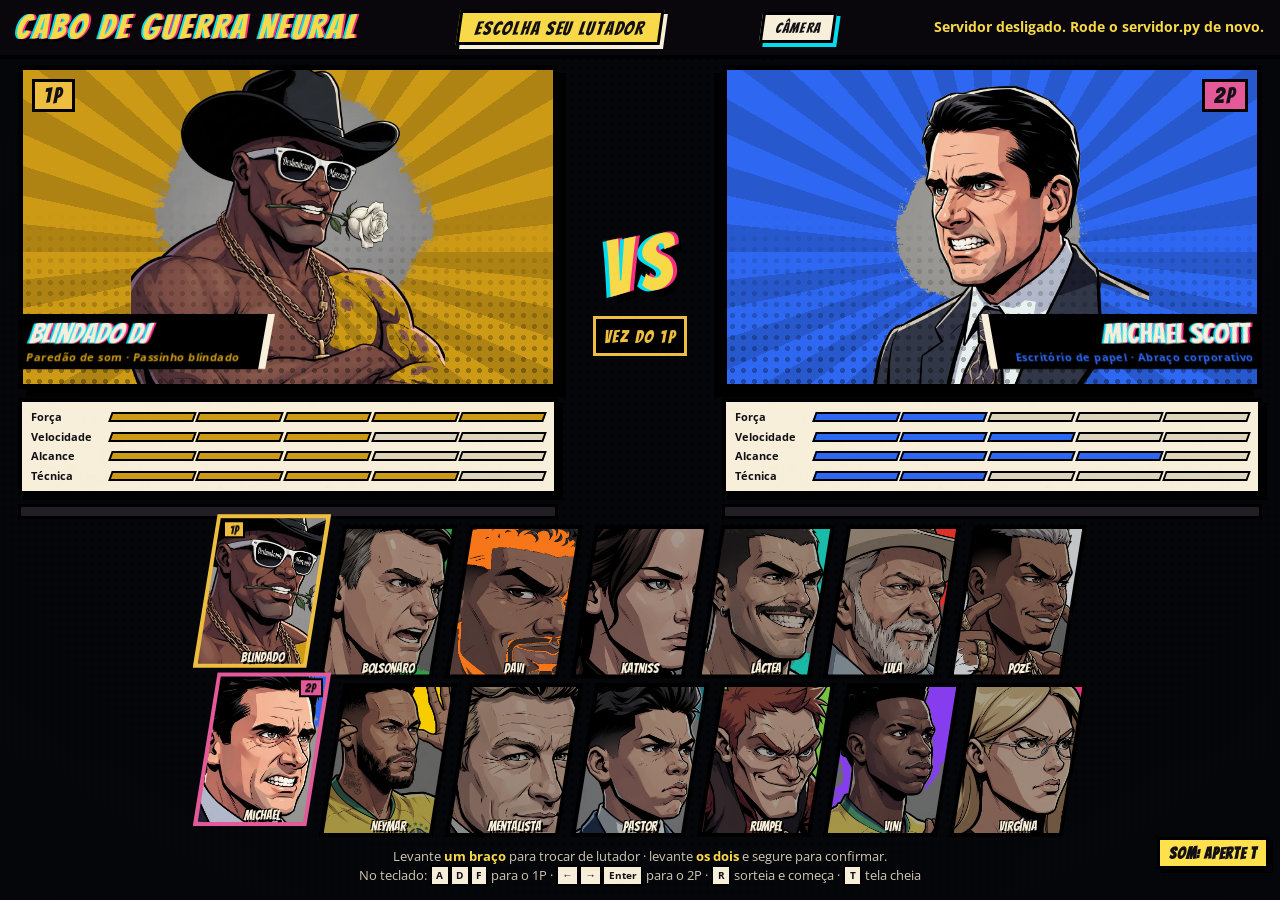
<file: web/index.html>
<!DOCTYPE html>
<html lang="pt-BR">
<head>
<meta charset="utf-8">
<meta name="viewport" content="width=device-width, initial-scale=1">
<title>Cabo de Guerra Neural</title>
<link rel="stylesheet" href="estilo.css?v=3">
</head>
<body class="selecionando">

<!-- ================================================= camera, atras de tudo -->
<div id="palco">
  <video id="video" autoplay muted playsinline></video>
  <!-- a textura fica ENTRE o video e o canvas: se ficar por cima, a reticula
       picota o esqueleto, que e justamente o que precisa estar nitido -->
  <div id="textura"></div>
  <canvas id="esqueletos"></canvas>
</div>

<div id="modos">
  <span id="m-ensaio" class="bangers escondido">MODO ENSAIO</span>
  <span id="m-pausa" class="bangers escondido">PAUSA</span>
  <span id="m-gravando" class="bangers escondido">● GRAVANDO TESTE</span>
</div>

<!-- instruções da rodada -->
<section id="tutorial" class="escondido">
  <div class="tut-caixa">
    <header class="tut-topo">
      <span id="tut-n" class="bangers"></span>
      <h2 id="tut-titulo" class="bangers grito"></h2>
      <span id="tut-tempo" class="bangers"></span>
    </header>
    <div class="tut-corpo">
      <img id="tut-img" alt="">
      <p id="tut-texto"></p>
    </div>
    <footer class="tut-pe">
      <b>I</b> liga e desliga as instru&ccedil;&otilde;es &middot;
      elas voltam sozinhas na pr&oacute;xima partida
    </footer>
  </div>
</section>

<!-- sinal do Faroeste. SEM animação de entrada de propósito: é dele que o
     tempo de reação é medido, então ele tem de aparecer inteiro de uma vez. -->
<div id="sinal" class="escondido"><span class="bangers">SAQUE!</span></div>

<!-- cartaz de HQ: entra batendo, some sozinho -->
<div id="cartaz" class="escondido">
  <div class="cz-fundo"></div>
  <div class="cz-raios"></div>
  <div class="cz-faixa">
    <img id="cz-retrato" alt="">
    <div class="cz-txt">
      <div id="cz-texto" class="bangers"></div>
      <div id="cz-sub" class="bangers"></div>
    </div>
  </div>
</div>

<!-- ================================================= TELA 1: selecao -->
<section id="selecao">

  <header class="faixa">
    <h1 class="logo bangers grito">CABO DE GUERRA NEURAL</h1>
    <div class="sub bangers">ESCOLHA SEU LUTADOR</div>
    <button id="btn-config" class="bangers">C&Acirc;MERA</button>
    <div id="sel-aviso"></div>
  </header>

  <div class="arena">
    <section class="lutador l1" id="sel1">
      <div class="quadro">
        <div class="raios"></div>
        <img class="fig" alt="">
        <div class="retic"></div>
        <span class="tag bangers">1P</span>
        <div class="placa"><h2 class="nome"></h2><div class="meta"></div></div>
        <div class="trava">PRONTO!</div>
      </div>
      <div class="stats"></div>
      <div class="conf"><i></i></div>
    </section>

    <div class="meio">
      <div class="vsmark bangers grito">VS</div>
      <div class="vez" id="vez"></div>
    </div>

    <section class="lutador l2" id="sel2">
      <div class="quadro">
        <div class="raios"></div>
        <img class="fig" alt="">
        <div class="retic"></div>
        <span class="tag bangers">2P</span>
        <div class="placa"><h2 class="nome"></h2><div class="meta"></div></div>
        <div class="trava">PRONTO!</div>
      </div>
      <div class="stats"></div>
      <div class="conf"><i></i></div>
    </section>
  </div>

  <nav class="roster" id="roster"></nav>

  <p class="dica" id="dica-sel">
    Levante <b>um bra&ccedil;o</b> para trocar de lutador &middot;
    levante <b>os dois</b> e segure para confirmar.
    <br>No teclado: <kbd>A</kbd><kbd>D</kbd><kbd>F</kbd> para o 1P &middot;
    <kbd>&larr;</kbd><kbd>&rarr;</kbd><kbd>Enter</kbd> para o 2P &middot;
    <kbd>R</kbd> sorteia e come&ccedil;a &middot; <kbd>T</kbd> tela cheia
  </p>

</section>

<!-- ================================================= TELA 2: partida -->
<section id="partida" class="escondido">

  <header class="faixa">
    <h1 class="logo mini bangers grito">CABO DE GUERRA NEURAL</h1>
    <div id="pilula" class="pill bangers">RODADA 2 &middot; ESPELHO</div>
    <div class="diag">
      <span id="fps">--</span> FPS <span class="sep">&middot;</span>
      <span id="lat">--</span> ms <span class="sep">&middot;</span>
      <span id="modelo">yolo</span>
    </div>
  </header>

  <div class="corda-area">
    <div class="avatar a1" id="av1">
      <div class="moldura"><div class="raios"></div><img alt=""><span class="tag bangers">1P</span></div>
      <span class="nome"></span>
    </div>

    <div id="trilho">
      <div class="zona zona-j1"></div>
      <div class="zona zona-j2"></div>
      <div id="corda"></div>
      <div id="meio"></div>
      <div id="no"></div>
    </div>

    <div class="avatar a2" id="av2">
      <div class="moldura"><div class="raios"></div><img alt=""><span class="tag bangers">2P</span></div>
      <span class="nome"></span>
    </div>
  </div>

  <div class="centro">
    <div id="painel">
      <!-- faixa de quem e a vez: retrato + 1P/2P + nome, na cor do personagem -->
      <div id="p-quem">
        <img id="p-retrato" alt="">
        <span id="p-tag" class="bangers"></span>
        <span id="p-nome" class="bangers"></span>
      </div>
      <div id="p-titulo"></div>
      <canvas id="alvo" width="200" height="220"></canvas>
      <div id="p-contagem" class="bangers grito"></div>
      <div id="bloco-sem">
        <div id="p-rotulo">SEMELHAN&Ccedil;A</div>
        <div id="p-valor" class="bangers grito"></div>
      </div>
      <div id="p-dica"></div>
    </div>
  </div>

  <footer class="rodadas">
    <div class="chip">
      <div class="chip-n">1</div>
      <div><div class="chip-t">FAROESTE</div><div class="chip-s">rea&ccedil;&atilde;o ao sinal</div></div>
    </div>
    <div class="chip ativo">
      <div class="chip-n">2</div>
      <div><div class="chip-t">ESPELHO</div><div class="chip-s">agora</div></div>
    </div>
    <div class="chip">
      <div class="chip-n">3</div>
      <div><div class="chip-t">POLICHINELO</div><div class="chip-s">final &middot; vale o dobro</div></div>
    </div>
  </footer>

</section>

<!-- ================================================= configuracao -->
<section id="config" class="escondido">
  <div class="cfg-caixa">
    <header class="cfg-topo">
      <h2 class="bangers grito">CONFIGURA&Ccedil;&Atilde;O</h2>
      <button id="cfg-fechar" class="bangers">FECHAR</button>
    </header>
    <div class="cfg-corpo">
      <h3 class="bangers">C&Acirc;MERA</h3>
      <div id="cfg-cameras"></div>
      <p id="cfg-info"></p>
      <p class="cfg-pe">
        A escolha fica gravada neste navegador e volta sozinha na pr&oacute;xima vez.
        Se a c&acirc;mera for desligada, o jogo cai na padr&atilde;o.
      </p>

      <h3 class="bangers" style="margin-top:2.2vmin">IMAGEM</h3>
      <div id="cfg-controles"></div>
      <p class="cfg-pe" id="cfg-caps"></p>

      <h3 class="bangers" style="margin-top:2.2vmin">INSTRU&Ccedil;&Otilde;ES</h3>
      <div id="cfg-tut">
        <button id="cfg-tutorial" class="cam">
          <span class="n">I</span>
          <span class="rot">Mostrar o tutorial antes de cada rodada</span>
          <span class="marca"></span>
        </button>
      </div>
      <p class="cfg-pe">
        Come&ccedil;a sempre ligado. Se voc&ecirc; desligar no meio de um cabo de guerra,
        ele volta ligado na pr&oacute;xima partida &mdash; quem chega na feira nunca
        viu o jogo.
      </p>

      <h3 class="bangers" style="margin-top:2.2vmin">ENSAIO SOZINHO</h3>
      <div id="cfg-modos">
        <button id="cfg-solo" class="cam">
          <span class="n">E</span>
          <span class="rot">Jogar sozinho, contra voc&ecirc; mesmo</span>
          <span class="marca"></span>
        </button>
        <button id="cfg-pausa" class="cam">
          <span class="n">P</span>
          <span class="rot">Pausar a rodada onde est&aacute;</span>
          <span class="marca"></span>
        </button>
      </div>
      <p class="cfg-pe">
        No ensaio, a sua pose &eacute; fotografada no fim da etapa <b>segure a pose</b> e
        voc&ecirc; tem de reproduzi-la na etapa <b>copie a pose</b>. Segurou parado, nota
        alta; mexeu, cai. D&aacute; para percorrer a rodada inteira sem segunda pessoa.
        <b>Desligue antes da feira.</b>
      </p>

      <h3 class="bangers" style="margin-top:2.2vmin">REGISTRO DO TESTE</h3>
      <div class="aj">
        <span class="aj-rot">Nome do teste</span>
        <input type="text" id="cfg-rotulo" maxlength="40" placeholder="ex: 3m-de-distancia">
      </div>
      <div id="cfg-reg">
        <button id="cfg-registrar" class="cam">
          <span class="n">L</span>
          <span class="rot">Gravar dados deste teste</span>
          <span class="marca"></span>
        </button>
      </div>
      <p class="cfg-pe">
        Grava um n&uacute;mero por quadro &mdash; tempo de infer&ecirc;ncia, pessoas detectadas,
        pontos confi&aacute;veis, semelhan&ccedil;a &mdash; e, ao parar, escreve um relat&oacute;rio em
        <code>registros/</code> apontando o que saiu fora do esperado.
        <b>Nenhuma imagem &eacute; gravada.</b> Com o modo ensaio ligado o teste
        entra como <b>simulado</b>; sen&atilde;o, como <b>real</b>.
      </p>
    </div>
  </div>
</section>

<div id="teclas">ESPA&Ccedil;O recome&ccedil;a &middot; ESC sele&ccedil;&atilde;o &middot; E ensaio sozinho &middot; P pausa &middot; C c&acirc;mera &middot; T tela cheia</div>

<!-- GSAP e Howler sao LOCAIS (web/vendor/): a feira pode nao ter internet.
     Scripts classicos rodam antes dos modulos, entao `gsap` e `Howl` ja
     existem quando fx/index.js executa. -->
<script src="vendor/gsap.min.js"></script>
<script src="vendor/CustomEase.min.js"></script>
<script src="vendor/howler.min.js"></script>
<script src="app.js?v=3"></script>
<script type="module" src="fx/index.js?v=1"></script>
</body>
</html>
</file>
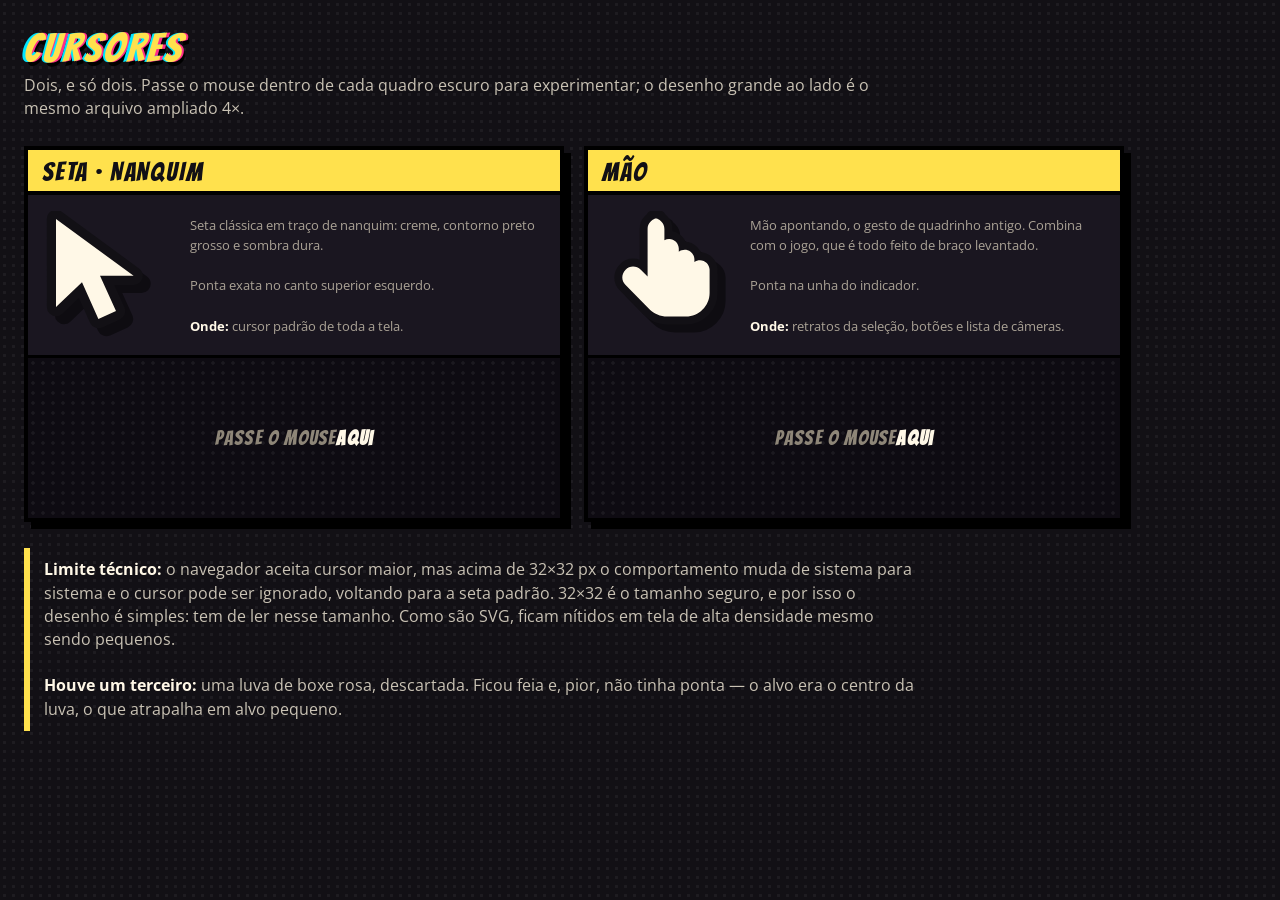
<file: web/cursores.html>
<!DOCTYPE html>
<html lang="pt-BR">
<head>
<meta charset="utf-8">
<meta name="viewport" content="width=device-width, initial-scale=1">
<title>Cursores — Cabo de Guerra Neural</title>
<style>
@font-face { font-family:'Bangers'; src:url('fontes/Bangers.ttf') format('truetype'); }
@font-face { font-family:'OS'; src:url('fontes/OS-Regular.ttf') format('truetype'); font-weight:400; }
@font-face { font-family:'OS'; src:url('fontes/OS-Bold.ttf') format('truetype'); font-weight:700; }
:root { --tinta:#121015; --papel:#fff8e7; --cap:#ffe14d; --cy:#00e5ff; --mg:#ff2d8a; }
* { box-sizing:border-box; margin:0; padding:0; }
body {
  min-height:100vh; background:var(--tinta); color:var(--papel);
  font:700 16px/1.45 'OS',system-ui,sans-serif; padding:28px 24px 60px;
  background-image:radial-gradient(rgba(255,255,255,.05) 1.4px, transparent 1.7px);
  background-size:9px 9px;
  cursor:url('cursores/nanquim.svg') 3 2, auto;
}
h1 {
  font:400 40px/1 'Bangers',Impact,sans-serif; letter-spacing:.07em; color:var(--cap);
  -webkit-text-stroke:.035em var(--tinta); paint-order:stroke fill;
  text-shadow:-.055em 0 0 var(--cy), .055em 0 0 var(--mg), .08em .09em 0 #000;
  transform:skew(-6deg); margin-bottom:6px;
}
p.sub { color:#c9c2b4; font-weight:400; margin-bottom:26px; max-width:860px; }
.grade { display:grid; grid-template-columns:repeat(auto-fit,minmax(320px,1fr)); gap:20px; max-width:1100px; }
.cartao { border:4px solid #000; background:#1a1620; box-shadow:7px 7px 0 #000; }
.cartao h2 {
  font:400 26px/1 'Bangers',Impact,sans-serif; letter-spacing:.07em;
  background:var(--cap); color:var(--tinta); padding:9px 14px 6px; border-bottom:4px solid #000;
}
.tira { display:flex; align-items:center; gap:18px; padding:16px; border-bottom:3px solid #000; }
.tira .cap { font-size:13px; font-weight:400; color:#aaa295; line-height:1.55; }
.prova {
  height:160px; display:flex; align-items:center; justify-content:center;
  text-align:center; font:400 20px/1.25 'Bangers',Impact,sans-serif; letter-spacing:.06em;
  color:#8e8678; background:
    radial-gradient(rgba(255,255,255,.06) 1.5px, transparent 1.8px) 0 0/10px 10px, #0e0b12;
}
.prova b { color:var(--papel); }
#c1 .prova { cursor:url('cursores/nanquim.svg') 3 2, auto; }
#c2 .prova { cursor:url('cursores/mao.svg') 14 2, pointer; }
.nota {
  margin-top:26px; border-left:6px solid var(--cap); padding:10px 0 10px 14px;
  font-weight:400; color:#c9c2b4; max-width:900px;
}
.nota b { color:var(--papel); }
code { font-family:ui-monospace,Consolas,monospace; color:var(--cap); font-size:13px; }
</style>
</head>
<body>

<h1>CURSORES</h1>
<p class="sub">Dois, e s&oacute; dois. Passe o mouse dentro de cada quadro escuro para experimentar; o desenho grande ao lado &eacute; o mesmo arquivo ampliado 4&times;.</p>

<div class="grade">

  <div class="cartao" id="c1">
    <h2>SETA &middot; NANQUIM</h2>
    <div class="tira">
      <img src="cursores/nanquim.svg" width="128" height="128" alt="">
      <div class="cap">Seta cl&aacute;ssica em tra&ccedil;o de nanquim: creme, contorno preto grosso e sombra dura.<br><br>
      Ponta exata no canto superior esquerdo.<br><br>
      <b style="color:var(--papel)">Onde:</b> cursor padr&atilde;o de toda a tela.</div>
    </div>
    <div class="prova">passe o mouse <b>aqui</b></div>
  </div>

  <div class="cartao" id="c2">
    <h2>M&Atilde;O</h2>
    <div class="tira">
      <img src="cursores/mao.svg" width="128" height="128" alt="">
      <div class="cap">M&atilde;o apontando, o gesto de quadrinho antigo. Combina com o jogo, que &eacute; todo feito de bra&ccedil;o levantado.<br><br>
      Ponta na unha do indicador.<br><br>
      <b style="color:var(--papel)">Onde:</b> retratos da sele&ccedil;&atilde;o, bot&otilde;es e lista de c&acirc;meras.</div>
    </div>
    <div class="prova">passe o mouse <b>aqui</b></div>
  </div>

</div>

<div class="nota">
  <b>Limite t&eacute;cnico:</b> o navegador aceita cursor maior, mas acima de 32&times;32&nbsp;px o
  comportamento muda de sistema para sistema e o cursor pode ser ignorado, voltando
  para a seta padr&atilde;o. 32&times;32 &eacute; o tamanho seguro, e por isso o desenho &eacute; simples:
  tem de ler nesse tamanho. Como s&atilde;o SVG, ficam n&iacute;tidos em tela de alta densidade
  mesmo sendo pequenos.<br><br>
  <b>Houve um terceiro:</b> uma luva de boxe rosa, descartada. Ficou feia e, pior,
  n&atilde;o tinha ponta &mdash; o alvo era o centro da luva, o que atrapalha em alvo pequeno.
</div>

</body>
</html>
</file>
<file: web/estilo.css>
/* ==========================================================================
   Cabo de Guerra Neural - estetica "Punho de Nanquim"
   Arcade de luta dos anos 90 em papel de HQ: tinta quase preta, papel creme,
   reticula, raios girando, placas tortas com sombra dura e Bangers nos
   letreiros.

   IDENTIDADE TRAVADA (2a versao, 25/11 a noite). Nao muda mais ate o
   workshop, porque a captura da Figura 2 do banner sai desta tela.
   - Cores dos jogadores continuam amarelo/rosa, as mesmas da Figura 1.
   - A camera com os esqueletos continua visivel na partida. Os retratos
     entram como avatar no canto, nunca por cima do video.
   ========================================================================== */

@font-face { font-family: 'Bangers'; src: url('fontes/Bangers.ttf') format('truetype'); font-display: swap; }
@font-face { font-family: 'OS'; src: url('fontes/OS-Regular.ttf') format('truetype'); font-weight: 400; }
@font-face { font-family: 'OS'; src: url('fontes/OS-Bold.ttf') format('truetype'); font-weight: 700; }

:root {
  --tinta:  #121015;
  --papel:  #fff8e7;
  --j1:     #f5c542;   /* Jogador 1 - mesma da Figura 1 do banner */
  --j2:     #ec5ca0;   /* Jogador 2 - mesma da Figura 1 do banner */
  --cap:    #ffe14d;
  --cy:     #00e5ff;
  --mg:     #ff2d8a;
  --cinza:  #a9a294;
}

* { box-sizing: border-box; margin: 0; padding: 0; min-width: 0; }

html, body {
  height: 100%;
  background: var(--tinta);
  color: var(--papel);
  font: 700 16px/1.4 'OS', system-ui, sans-serif;
  overflow: hidden;
  /* cursor temático em vez de escondido: dá para operar o estande sem
     perder o mouse, e o desenho segue o traço de nanquim do resto */
  cursor: url('cursores/nanquim.svg') 3 2, auto;
}

.bangers {
  font-family: 'Bangers', Impact, sans-serif;
  font-weight: 400;
  letter-spacing: 0.09em;      /* Bangers e estreita: sem respiro vira borrao */
  line-height: 1;
}

/* letreiro com contorno e fantasma ciano/magenta - a assinatura do estilo.
   Tudo em em para o efeito encolher junto com a fonte: em px, um letreiro
   pequeno fica com mais contorno que letra. */
.grito {
  color: var(--cap);
  -webkit-text-stroke: 0.035em var(--tinta);
  paint-order: stroke fill;
  text-shadow: -0.055em 0 0 var(--cy), 0.055em 0 0 var(--mg), 0.08em 0.09em 0 #000;
}

/* ====================================================== camera (fundo de tudo) */
#palco { position: fixed; inset: 0; overflow: hidden; background: #05060a; }
#video, #esqueletos, #textura { position: absolute; inset: 0; width: 100%; height: 100%; }
#video {
  /* o recorte da analise acompanha estas duas variaveis (ver recorteFonte) */
  object-fit: var(--fit, cover);
  transform: scaleX(-1) scale(var(--zoom, 1));   /* espelhado, como num espelho */
  filter: saturate(0.85) contrast(1.08);
}
#textura {
  pointer-events: none;
  background:
    radial-gradient(ellipse at center, transparent 40%, rgba(5,6,10,0.88) 100%),
    radial-gradient(rgba(0,0,0,0.42) 1.5px, transparent 1.9px);
  background-size: auto, 8px 8px;
}
body.selecionando #video { filter: saturate(0.5) brightness(0.42) contrast(1.1); }

/* raios girando, usados nos quadros da selecao */
.raios {
  position: absolute; left: 50%; top: 58%; width: 230%; aspect-ratio: 1;
  translate: -50% -50%; pointer-events: none;
  background: repeating-conic-gradient(#0000 0 6deg, #00000026 6deg 12deg);
  animation: girar 24s steps(48) infinite;
}
.l2 .raios, .a2 .raios { animation-direction: reverse; }
@keyframes girar { to { rotate: 1turn; } }

.retic {
  position: absolute; inset: auto 0 0 0; height: 55%; pointer-events: none; opacity: 0.32;
  background: radial-gradient(#000 2.3px, transparent 2.7px) 0 0 / 11px 11px;
  -webkit-mask: linear-gradient(transparent, #000); mask: linear-gradient(transparent, #000);
}

.escondido { display: none !important; }

/* ====================================================== faixas comuns */
.faixa {
  display: flex; align-items: center; gap: 1.4vmin;
  padding: 1.1vmin 1.8vmin;
  background: rgba(10,8,12,0.92);
  border-bottom: 4px solid #000;
}
.logo { font-size: 3.8vmin; transform: skew(-6deg); white-space: nowrap; }
.logo.mini { font-size: 2.6vmin; }
.sub {
  font-size: 2.1vmin; background: var(--cap); color: var(--tinta);
  padding: 0.7vmin 1.6vmin 0.4vmin; border: 3px solid #000;
  box-shadow: 4px 4px 0 var(--papel); transform: skew(-8deg);
}
.pill {
  margin-left: auto; font-size: 1.7vmin; background: var(--papel); color: var(--tinta);
  padding: 0.7vmin 1.3vmin 0.4vmin; border: 3px solid #000;
  box-shadow: 4px 4px 0 var(--cy); transform: skew(-8deg);
}
.diag {
  font: 700 1.25vmin/1.4 'OS', sans-serif; color: var(--cinza);
  font-variant-numeric: tabular-nums; min-width: 16vmin; text-align: right;
}
.diag .sep { opacity: 0.4; }

/* ====================================================== TELA: SELECAO */
#selecao {
  position: fixed; inset: 0;
  display: grid; grid-template-rows: auto 1fr auto auto;
}
#selecao .faixa { justify-content: space-between; }
#sel-aviso {
  font-size: 1.5vmin; color: var(--cap); text-align: right; min-width: 22vmin;
}

.arena {
  display: grid; grid-template-columns: 1fr 15vmin 1fr;
  gap: 1.6vmin; align-items: center; padding: 1.6vmin 2vmin;
  min-height: 0;
}
.lutador { display: flex; flex-direction: column; gap: 1vmin; min-height: 0; }

.quadro {
  position: relative; height: 44vh; overflow: hidden;
  border: 5px solid #000; background: var(--fc, #444);
  box-shadow: 8px 8px 0 #000;
  transition: background 0.2s steps(2);
}
.l2 .quadro { box-shadow: -8px 8px 0 #000; }

.quadro .fig {
  position: absolute; bottom: 0; left: 50%; height: 108%; width: auto; max-width: none;
  translate: -50% 0; pointer-events: none; user-select: none;
  animation: respira 1.6s steps(2) infinite alternate;
}
.l2 .quadro .fig { scale: -1 1; }
@keyframes respira { to { transform: translateY(-6px); } }

.quadro.entrou .fig { animation: entraL 0.36s steps(5); }
.l2 .quadro.entrou .fig { animation-name: entraR; }
@keyframes entraL { from { transform: translateX(-40%); } }
@keyframes entraR { from { transform: translateX(40%); } }

.tag {
  position: absolute; top: 1vmin; left: 1vmin; z-index: 3;
  font-size: 2.4vmin; padding: 0.4vmin 1vmin 0.2vmin;
  border: 3px solid #000; color: var(--tinta);
}
.l1 .tag, .a1 .tag { background: var(--j1); }
.l2 .tag, .a2 .tag { background: var(--j2); left: auto; right: 1vmin; }

.placa {
  position: absolute; z-index: 3; left: -8px; bottom: 1.6vmin;
  padding: 0.8vmin 2.2vmin 0.5vmin 1.6vmin; background: #000;
  transform: skew(-10deg); border-right: 7px solid var(--papel);
}
.l2 .placa {
  left: auto; right: -8px; transform: skew(10deg);
  border-right: 0; border-left: 7px solid var(--papel); text-align: right;
  padding: 0.8vmin 1.6vmin 0.5vmin 2.2vmin;
}
.placa .nome {
  font-family: 'Bangers', Impact, sans-serif; font-weight: 400;
  font-size: 3.2vmin; line-height: 0.95; color: var(--papel);
  text-shadow: -2px 0 0 var(--cy), 2px 0 0 var(--mg);
}
.placa .meta { font-size: 1.25vmin; color: var(--fc, #fff); letter-spacing: 0.04em; }

/* carimbo PRONTO */
.trava {
  position: absolute; z-index: 4; inset: auto 0 38% 0; text-align: center;
  font-family: 'Bangers', Impact, sans-serif; font-weight: 400; font-size: 5vmin;
  color: var(--cap); -webkit-text-stroke: 3px #000;
  text-shadow: 5px 6px 0 #000; opacity: 0; transform: rotate(-9deg);
}
.lutador.pronto .trava { opacity: 1; animation: carimbo 0.36s steps(4); }
.lutador.pronto .quadro { outline: 5px solid var(--cap); outline-offset: -11px; }
@keyframes carimbo { from { transform: scale(2.4) rotate(-20deg); opacity: 0; } }

.stats {
  background: var(--papel); color: var(--tinta); border: 4px solid #000;
  padding: 0.8vmin 1vmin; display: grid; gap: 0.45vmin; box-shadow: 5px 5px 0 #000;
}
.linha { display: grid; grid-template-columns: 7em 1fr; align-items: center; font-size: 1.25vmin; }
.barra { display: grid; grid-template-columns: repeat(5, 1fr); gap: 3px; }
.barra i { height: 1.1vmin; border: 2px solid #000; transform: skew(-20deg); background: #e5dcc6; }
.barra i.on { background: var(--fc, #888); }

/* progresso de confirmacao com o corpo */
.conf { height: 1.6vmin; border: 3px solid #000; background: #241f28; }
.conf i { display: block; height: 100%; width: 0%; background: var(--cap); transition: width 0.1s linear; }

.meio { display: flex; flex-direction: column; align-items: center; gap: 1.4vmin; }
.vsmark { font-size: 8.5vmin; transform: rotate(-8deg); }
.vez {
  font-family: 'Bangers', Impact, sans-serif; font-weight: 400; font-size: 2vmin;
  letter-spacing: 0.08em; white-space: nowrap;
  text-align: center; padding: 0.6vmin 0.9vmin 0.4vmin; border: 3px solid currentColor; background: #000;
}

/* na selecao, a legenda de teclas da partida nao aparece */
body.selecionando #teclas { display: none; }

.roster { display: flex; justify-content: center; padding: 0 2.6vmin; }
.tile {
  position: relative; flex: 1 1 0; max-width: 15vmin; aspect-ratio: 0.62;
  margin: 0 -0.9vmin; border: 0; background: #000;
  cursor: url('cursores/mao.svg') 14 2, pointer;
  clip-path: polygon(18% 0, 100% 0, 82% 100%, 0 100%);
  transition: transform 0.12s steps(2);
}
.tile .in {
  position: absolute; inset: 4px 5px; overflow: hidden; background: var(--fc, #333);
  clip-path: polygon(18% 0, 100% 0, 82% 100%, 0 100%);
}
.tile img {
  position: absolute; inset: 0; width: 100%; height: 100%; object-fit: cover;
  filter: saturate(0.65) brightness(0.7); transition: filter 0.1s steps(2);
}
.tile .n {
  position: absolute; left: 0; right: 0; bottom: 0.6vmin; text-align: center;
  font-family: 'Bangers', Impact, sans-serif; font-weight: 400; font-size: 1.6vmin;
  color: var(--papel); text-shadow: 2px 2px 0 #000, -1px -1px 0 #000;
}
.tile.c1 img, .tile.c2 img { filter: none; }
.tile.c1, .tile.c2 { transform: translateY(-1.2vmin); z-index: 2; }
.tile.c1 { background: var(--j1); } .tile.c2 { background: var(--j2); }
.tile.c1.c2 { background: var(--cap); }
.marca {
  position: absolute; top: 0.7vmin; z-index: 3;
  font-family: 'Bangers', Impact, sans-serif; font-weight: 400; font-size: 1.4vmin;
  padding: 0.2vmin 0.5vmin 0.05vmin; border: 2px solid #000; color: var(--tinta);
}
.marca.m1 { left: 22%; background: var(--j1); }
.marca.m2 { right: 6%; background: var(--j2); }

.dica {
  padding: 1.2vmin 2vmin 1.6vmin; text-align: center;
  font: 400 1.4vmin/1.5 'OS', sans-serif; color: #d8d0bd;
}
.dica b { color: var(--cap); font-weight: 700; }
.dica kbd {
  font: 700 1.15vmin 'OS', sans-serif; background: var(--papel); color: var(--tinta);
  border: 2px solid #000; padding: 0.15vmin 0.5vmin;
}

/* ====================================================== TELA: PARTIDA */
#partida {
  position: fixed; inset: 0;
  display: grid; grid-template-rows: auto auto 1fr auto;
}

.corda-area {
  display: grid; grid-template-columns: auto 1fr auto; gap: 1.4vmin;
  align-items: center; padding: 1.2vmin 1.8vmin;
  background: rgba(10,8,12,0.9); border-bottom: 4px solid #000;
}
.avatar { position: relative; width: 11vmin; }
.avatar .moldura {
  position: relative; height: 7.4vmin; overflow: hidden;
  border: 4px solid #000; background: var(--fc, #444); box-shadow: 4px 4px 0 #000;
}
.a2 .moldura { box-shadow: -4px 4px 0 #000; }
.avatar img {
  position: absolute; bottom: -12%; left: 50%; height: 150%; width: auto; max-width: none;
  translate: -50% 0;
}
.a2 img { scale: -1 1; }
.avatar .tag { top: 0.3vmin; left: 0.3vmin; font-size: 1.5vmin; padding: 0.15vmin 0.6vmin 0.05vmin; }
.a2 .tag { left: auto; right: 0.3vmin; }
.avatar .nome {
  display: block; margin-top: 0.4vmin; text-align: center;
  font-family: 'Bangers', Impact, sans-serif; font-weight: 400; font-size: 1.5vmin;
  color: var(--papel);
}

#trilho {
  position: relative; height: 6.6vmin;
  background: #05060a; border: 4px solid #000;
  box-shadow: inset 0 0 0 3px #1c1821;
}
.zona { position: absolute; top: 0; bottom: 0; width: 9%; }
.zona-j1 { left: 0;  background: repeating-linear-gradient(45deg, #5c4a10 0 9px, #43360b 9px 18px); }
.zona-j2 { right: 0; background: repeating-linear-gradient(45deg, #5c1640 9px 18px, #431030 0 9px); }
#corda {
  position: absolute; left: 9%; right: 9%; top: 50%; height: 1.5vmin;
  transform: translateY(-50%);
  background: repeating-linear-gradient(60deg, #c9a46b 0 7px, #9c7b46 7px 14px);
  border-top: 2px solid #e3c694; border-bottom: 2px solid #6d5230;
}
#meio { position: absolute; left: 50%; top: 6%; bottom: 6%; width: 3px; margin-left: -1.5px; background: #3b3340; }
#no {
  position: absolute; left: 50%; top: 7%; bottom: 7%; width: 2.8vmin; margin-left: -1.4vmin;
  background: var(--mg); border: 3px solid var(--papel);
  box-shadow: 0 0 2.5vmin rgba(255,45,138,0.6);
  transform: translateX(var(--pos, 0px));
  transition: transform 0.55s cubic-bezier(0.34, 1.4, 0.5, 1);
}

.centro { position: relative; }
#painel {
  position: absolute; left: 50%; top: 50%; transform: translate(-50%, -50%);
  width: 54vmin; padding: 0 0 2.4vmin;
  background: rgba(10,8,12,0.93); border: 5px solid #000;
  outline: 3px solid var(--papel); outline-offset: -11px;
  box-shadow: 9px 9px 0 rgba(0,0,0,0.8);
  text-align: center; display: flex; flex-direction: column; align-items: center; gap: 1.4vmin;
}

/* faixa de quem e a vez. Fundo chapado na cor do personagem e texto preto ou
   creme conforme a luminancia: le-se de longe seja qual for o lutador. */
#p-quem {
  align-self: stretch; display: flex; align-items: center; gap: 1.2vmin;
  padding: 0.8vmin 1.6vmin; margin-bottom: 0.6vmin;
  background: var(--fc, #888); color: var(--fct, #121015);
  border-bottom: 5px solid #000;
}
#p-retrato {
  width: 7.4vmin; height: 7.4vmin; object-fit: cover; object-position: 50% 38%;
  border: 3px solid #000; background: rgba(0,0,0,0.25); flex: none;
}
#p-tag {
  font-size: 2.2vmin; padding: 0.3vmin 0.9vmin 0.1vmin;
  border: 3px solid #000; color: #121015; background: var(--jc, #fff); flex: none;
}
#p-nome {
  font-size: 5.4vmin; line-height: 1; text-align: left; flex: 1;
  text-shadow: 2px 3px 0 rgba(0,0,0,0.35);
  white-space: nowrap; overflow: hidden; text-overflow: ellipsis;
}
#p-titulo {
  font-family: 'Bangers', Impact, sans-serif; font-weight: 400; font-size: 4.2vmin;
  line-height: 1.05; color: var(--papel); text-shadow: 3px 4px 0 #000;
  padding: 0 1.6vmin;
}
#p-contagem { font-size: 11vmin; }
#p-rotulo { font-size: 1.5vmin; color: var(--cinza); letter-spacing: 0.22em; }
#p-valor  { font-size: 8.5vmin; }
#p-dica   { font: 700 1.9vmin/1.35 'OS', sans-serif; color: var(--papel); }
#alvo { width: 15vmin; height: 16.5vmin; }
#bloco-sem { display: flex; flex-direction: column; align-items: center; gap: 0.3vmin; }
/* o painel perdeu o padding lateral por causa da faixa: devolve aos filhos */
#painel > *:not(#p-quem) { max-width: calc(100% - 3.2vmin); }

/* balao de fala, para a dica do pior membro */
#p-dica.balao {
  position: relative; background: #fff; color: var(--tinta);
  border: 3px solid #000; border-radius: 22px; padding: 0.8vmin 1.4vmin;
}
#p-dica.balao::before {
  content: ""; position: absolute; top: -15px; left: 28px;
  border: 8px solid transparent; border-bottom: 10px solid #000;
}
#p-dica.balao::after {
  content: ""; position: absolute; top: -8px; left: 31px;
  border: 6px solid transparent; border-bottom: 8px solid #fff;
}

.cor-j1 { color: var(--j1); }
.cor-j2 { color: var(--j2); }

.rodadas {
  display: grid; grid-template-columns: repeat(3, 1fr); gap: 1.2vmin;
  padding: 1.2vmin 1.8vmin 3.4vmin;   /* espaco para a legenda de teclas */
  background: rgba(10,8,12,0.92); border-top: 4px solid #000;
}
.chip {
  display: flex; align-items: center; gap: 1.1vmin;
  padding: 0.9vmin 1.2vmin; border: 3px solid #000; background: #1a1620;
  opacity: 0.5; transform: skew(-7deg);
}
.chip > * { transform: skew(7deg); }
.chip.ativo { background: var(--cap); color: var(--tinta); opacity: 1; box-shadow: 4px 4px 0 #000; }
.chip-n { font-family: 'Bangers', Impact, sans-serif; font-weight: 400; font-size: 2.4vmin; width: 2.6vmin; }
.chip-t { font-family: 'Bangers', Impact, sans-serif; font-weight: 400; font-size: 1.7vmin; }
.chip-s { font: 400 1.25vmin 'OS', sans-serif; margin-top: 0.2vmin; }

#teclas {
  position: fixed; left: 0; right: 0; bottom: 0.3vmin; text-align: center;
  font: 400 1.15vmin 'OS', sans-serif; color: #6b6373; pointer-events: none;
}

/* o no ja usa transform para a posicao: a pulsacao tem de reaplica-la */
@keyframes pulsaNo {
  0%, 100% { transform: translateX(var(--pos, 0px)) scale(1); }
  50%      { transform: translateX(var(--pos, 0px)) scale(1.18); }
}
#no.pulsando { animation: pulsaNo 0.6s steps(2) infinite; }

@media (prefers-reduced-motion: reduce) { * { animation: none !important; } }

/* ====================================================== configuracao de camera */
#btn-config {
  font-size: 1.6vmin; letter-spacing: 0.08em;
  background: var(--papel); color: var(--tinta);
  border: 3px solid #000; box-shadow: 4px 4px 0 var(--cy);
  padding: 0.7vmin 1.3vmin 0.45vmin; transform: skew(-8deg);
  cursor: url('cursores/mao.svg') 14 2, pointer;
}
#btn-config:active { transform: skew(-8deg) translate(3px, 3px); box-shadow: 1px 1px 0 var(--cy); }

#config {
  position: fixed; inset: 0; z-index: 50;
  display: flex; align-items: center; justify-content: flex-start;
  padding: 0 0 0 6vmin;
  background: linear-gradient(90deg, rgba(8,6,10,0.92) 0%, rgba(8,6,10,0.75) 45%, transparent 75%);
}
/* enquanto configura, a camera fica clara: e o que se esta olhando */
body.configurando #video { filter: saturate(0.9) contrast(1.05) !important; }

.cfg-caixa {
  width: 56vmin; max-height: 86vh; overflow: auto;
  background: rgba(14,11,18,0.97); border: 5px solid #000;
  outline: 3px solid var(--papel); outline-offset: -11px;
  box-shadow: 9px 9px 0 rgba(0,0,0,0.8);
}
.cfg-topo {
  display: flex; align-items: center; justify-content: space-between; gap: 1.4vmin;
  padding: 1.2vmin 1.8vmin; border-bottom: 5px solid #000; background: rgba(0,0,0,0.35);
}
.cfg-topo h2 { font-size: 3vmin; transform: skew(-6deg); }
#cfg-fechar {
  font-size: 1.6vmin; letter-spacing: 0.08em;
  background: var(--cap); color: var(--tinta); border: 3px solid #000;
  box-shadow: 4px 4px 0 #000; padding: 0.6vmin 1.2vmin 0.4vmin; transform: skew(-8deg);
  cursor: url('cursores/mao.svg') 14 2, pointer;
}
.cfg-corpo { padding: 1.8vmin; }
.cfg-corpo h3 {
  font-size: 1.9vmin; letter-spacing: 0.12em; color: var(--cap);
  margin-bottom: 1.1vmin;
}
#cfg-cameras { display: flex; flex-direction: column; gap: 0.9vmin; }

.cam {
  display: flex; align-items: center; gap: 1.2vmin; width: 100%; text-align: left;
  padding: 1vmin 1.2vmin; background: #1b1722; color: var(--papel);
  border: 3px solid #000; font: 700 1.5vmin/1.3 'OS', sans-serif;
  cursor: url('cursores/mao.svg') 14 2, pointer;
}
.cam:hover { background: #262033; }
.cam.ativa { background: var(--cap); color: var(--tinta); box-shadow: 4px 4px 0 #000; }
.cam .n {
  font-family: 'Bangers', Impact, sans-serif; font-weight: 400; font-size: 2.2vmin;
  width: 3vmin; flex: none; text-align: center;
  border: 2px solid currentColor; padding: 0.1vmin 0;
}
.cam .rot { flex: 1; overflow: hidden; text-overflow: ellipsis; }
.cam .marca {
  font-family: 'Bangers', Impact, sans-serif; font-weight: 400; font-size: 1.4vmin;
  letter-spacing: 0.08em; flex: none;
}
.cam.ocupada { opacity: 0.55; }

#cfg-info {
  margin-top: 1.2vmin; font: 400 1.4vmin/1.5 'OS', sans-serif; color: var(--cy);
  font-variant-numeric: tabular-nums;
}
.cfg-pe { margin-top: 1.4vmin; font: 400 1.3vmin/1.5 'OS', sans-serif; color: #8e8678; }

/* ====================================================== avisos de modo */
#modos {
  position: fixed; left: 50%; top: 12.5vmin; z-index: 40;
  transform: translateX(-50%);
  display: flex; gap: 1.2vmin; pointer-events: none;
}
#modos span {
  font-size: 2vmin; letter-spacing: 0.1em;
  padding: 0.7vmin 1.4vmin 0.45vmin; border: 4px solid #000;
  box-shadow: 5px 5px 0 #000; transform: skew(-8deg);
}
#m-ensaio { background: var(--cy); color: var(--tinta); }
#m-pausa  { background: var(--mg); color: var(--papel); animation: pisca 1s steps(2) infinite; }
@keyframes pisca { 50% { opacity: 0.35; } }

#cfg-modos { display: flex; flex-direction: column; gap: 0.9vmin; }
.cam.ligado { background: var(--cy); color: var(--tinta); box-shadow: 4px 4px 0 #000; }

/* ====================================================== ajustes de imagem */
#cfg-controles { display: flex; flex-direction: column; gap: 0.8vmin; }
.aj {
  display: grid; grid-template-columns: 11em 1fr auto; gap: 1vmin;
  align-items: center; font: 700 1.35vmin/1.3 'OS', sans-serif;
}
.aj-rot { color: #c9c2b4; }
.aj-val { color: var(--cy); font-variant-numeric: tabular-nums; min-width: 4.5em; text-align: right; }
.aj-bs { display: flex; gap: 0.5vmin; flex-wrap: wrap; grid-column: 2 / -1; }
.aj-b {
  font: 700 1.3vmin 'OS', sans-serif; padding: 0.45vmin 0.9vmin;
  background: #1b1722; color: var(--papel); border: 2px solid #000;
  cursor: url('cursores/mao.svg') 14 2, pointer;
}
.aj-b:hover { background: #262033; }
.aj-b.on { background: var(--cy); color: var(--tinta); }
#aj-reset { margin-top: 0.8vmin; justify-self: start; background: var(--papel); color: var(--tinta); }

.aj input[type=range] {
  -webkit-appearance: none; appearance: none; height: 1.5vmin;
  background: #241f28; border: 2px solid #000; cursor: url('cursores/mao.svg') 14 2, pointer;
}
.aj input[type=range]::-webkit-slider-thumb {
  -webkit-appearance: none; appearance: none;
  width: 1.6vmin; height: 2.4vmin; background: var(--cap);
  border: 2px solid #000; box-shadow: 2px 2px 0 #000;
}

/* ====================================================== cartaz de HQ */
#cartaz {
  position: fixed; inset: 0; z-index: 60; overflow: hidden;
  display: flex; align-items: center; justify-content: center;
  pointer-events: none;
}
#cartaz .cz-fundo { position: absolute; inset: 0; background: var(--cz, #00e5ff); opacity: 0; }
#cartaz .cz-raios {
  position: absolute; left: 50%; top: 50%; width: 220%; aspect-ratio: 1;
  translate: -50% -50%; opacity: 0;
  background: repeating-conic-gradient(#0000 0 5deg, #00000026 5deg 10deg);
  animation: girar 18s steps(40) infinite;
}
#cartaz.cheio .cz-fundo { opacity: 0.93; animation: czEntra 0.16s steps(2); }
#cartaz.cheio .cz-raios { opacity: 1; }
@keyframes czEntra { from { opacity: 0; } }

.cz-faixa {
  position: relative; width: 118%;
  display: flex; align-items: center; justify-content: center; gap: 2.6vmin;
  padding: 1.6vmin 4vmin;
  background: var(--cz, #00e5ff);
  border-top: 6px solid #000; border-bottom: 6px solid #000;
  box-shadow: 0 1.2vmin 0 rgba(0, 0, 0, 0.55);
  transform: skew(-9deg);
  animation: czFaixa 0.24s cubic-bezier(0.2, 1.7, 0.4, 1) both;
}
@keyframes czFaixa { from { transform: skew(-9deg) scaleY(0.04); } }

#cz-retrato {
  width: 15vmin; height: 15vmin; object-fit: cover; object-position: 50% 34%;
  border: 5px solid #000; background: rgba(0, 0, 0, 0.25);
  transform: skew(9deg);
  animation: czRetrato 0.34s steps(4) both;
}
@keyframes czRetrato { from { transform: skew(9deg) translateX(-40%); opacity: 0; } }

.cz-txt { transform: skew(9deg); text-align: left; }
#cz-texto {
  font-size: 9vmin; line-height: 0.95; color: var(--papel);
  -webkit-text-stroke: 0.03em #000; paint-order: stroke fill;
  text-shadow: 0.05em 0.06em 0 #000;
  animation: czSlam 0.28s steps(5) both;
}
#cz-sub {
  font-size: 3vmin; letter-spacing: 0.12em; color: #121015; margin-top: 0.4vmin;
  animation: czSlam 0.28s 0.07s steps(5) both;
}
@keyframes czSlam { from { transform: scale(2.8) rotate(-7deg); opacity: 0; } }

/* ====================================================== registro de teste */
#m-gravando { background: #e0263c; color: var(--papel); animation: pisca 1.1s steps(2) infinite; }
#cfg-rotulo {
  font: 700 1.35vmin 'OS', sans-serif; padding: 0.5vmin 0.8vmin;
  background: #241f28; color: var(--papel); border: 2px solid #000;
  grid-column: 2 / -1;
}
#cfg-rotulo::placeholder { color: #6b6373; }
#cfg-reg { margin-top: 0.8vmin; }
.cam.gravando { background: #e0263c; color: var(--papel); box-shadow: 4px 4px 0 #000; }
.cfg-pe code { font-family: ui-monospace, Consolas, monospace; color: var(--cap); }

/* ====================================================== sinal do Faroeste */
#sinal {
  position: fixed; inset: 0; z-index: 70;
  display: flex; align-items: center; justify-content: center;
  background: var(--cap); pointer-events: none;
  /* nenhuma transição e nenhuma animação: tem de surgir pronto */
}
#sinal span {
  font-size: 22vmin; color: var(--tinta);
  -webkit-text-stroke: 0.025em var(--papel); paint-order: stroke fill;
  text-shadow: 0.05em 0.06em 0 rgba(0, 0, 0, 0.35);
  transform: skew(-8deg);
}
/* chips das rodadas: a ativa é decidida pelo servidor */
.chip[data-r] { transition: none; }

/* ====================================================== tutorial da rodada */
#tutorial {
  position: fixed; inset: 0; z-index: 55;
  display: flex; align-items: center; justify-content: center;
  background: rgba(8, 6, 10, 0.86);
}
.tut-caixa {
  width: 76vmin; max-width: 94vw;
  background: rgba(14, 11, 18, 0.98); border: 5px solid #000;
  outline: 3px solid var(--papel); outline-offset: -11px;
  box-shadow: 10px 10px 0 rgba(0, 0, 0, 0.8);
}
.tut-topo {
  display: flex; align-items: center; gap: 1.6vmin;
  padding: 1.4vmin 2vmin; background: var(--cap); border-bottom: 5px solid #000;
}
#tut-n {
  font-size: 3.4vmin; color: var(--tinta); background: var(--papel);
  border: 3px solid #000; padding: 0.2vmin 1.3vmin 0; flex: none;
}
#tut-titulo { font-size: 4vmin; flex: 1; transform: skew(-6deg); }
#tut-tempo {
  font-size: 2.6vmin; color: var(--tinta); flex: none;
  font-variant-numeric: tabular-nums;
}
.tut-corpo {
  display: grid; grid-template-columns: 38% 1fr; gap: 2vmin;
  align-items: center; padding: 2.2vmin;
}
#tut-img { width: 100%; height: auto; }
#tut-texto {
  font: 700 2vmin/1.5 'OS', sans-serif; color: var(--papel);
}
#tut-texto b { color: var(--cap); }
.tut-pe {
  padding: 1.1vmin 2vmin 1.3vmin; border-top: 3px solid #000;
  background: rgba(0, 0, 0, 0.35);
  font: 400 1.4vmin 'OS', sans-serif; color: #8e8678; text-align: center;
}
.tut-pe b { color: var(--papel); }

/* ====================================================== galeria de 14 */
/* Com 8 cabia uma fileira só. Com 14, em fileira única cada retrato ficaria
   com ~6,5vmin de largura — ninguém reconheceria o personagem de 2,5 m de
   distância, que é onde os jogadores ficam. */
.roster {
  display: grid;
  grid-template-columns: repeat(7, 1fr);
  gap: 0.5vmin 0;
  width: min(96vw, 98vmin);
  margin: 0 auto;
  padding: 0;
}
.tile { max-width: none; aspect-ratio: 0.9; margin: 0 -0.7vmin; }
.tile .n { font-size: 1.4vmin; bottom: 0.4vmin; }
.marca { font-size: 1.3vmin; }
/* o quadro encolhe para as duas fileiras caberem na tela */
.quadro { height: 36vh; }
/* As novas artes são quadradas (2000x2000); as antigas eram retrato. Com
   108% de altura o topo saía cortado — chapéu, mão levantada, cabelo. */
.quadro .fig { height: 100%; }
/* texto do cartaz segue a luminância da cor do personagem */
#cz-texto { color: var(--cz-txt, #fff8e7); }
#cz-sub { color: var(--cz-txt, #121015); opacity: 0.85; }

/* ============================================================ camada de efeitos
   Criada em JS por web/fx/selecao.js, uma vez, sobre o DOM que ja existia.
   A .fig fica DENTRO da .fx-camada de proposito: a .fig carrega as animacoes
   CSS `respira` e `entrou`, e animacao CSS ganha de estilo inline - o GSAP
   mexendo no transform DELA seria ignorado enquanto o respira roda. Mexendo na
   camada em volta, as duas convivem. */
.quadro .fx-camada { position: absolute; inset: 0; pointer-events: none; }

.quadro .fx-ant,
.quadro .fx-sil {
  position: absolute; bottom: 0; left: 50%; height: 100%; width: auto;
  max-width: none; translate: -50% 0;
  opacity: 0; visibility: hidden; pointer-events: none; user-select: none;
}
.l2 .quadro .fx-ant, .l2 .quadro .fx-sil { scale: -1 1; }

/* a silhueta branca chapada do corte: sem desfoque, e corte seco */
.quadro .fx-sil { filter: brightness(0) invert(1); }

.quadro .fx-branco {
  position: absolute; inset: 0; background: #fff;
  opacity: 0; visibility: hidden; mix-blend-mode: screen;
}

/* estatica de TV no icone da grade, 2 quadros na troca.
   NAO declarar `position` no `.tile .in` aqui: la em cima ele ja e
   `position: absolute` com `inset: 4px 5px`, e sobrescrever por `relative`
   fazia o .in colapsar - o retrato de todos os 14 icones sumia da grade.
   Absolute ja serve de bloco de contencao para o ruido. */
.tile .fx-ruido {
  position: absolute; inset: 0; z-index: 2; opacity: 0; visibility: hidden;
  mix-blend-mode: screen; background-size: 160% 160%;
  background-image: url("data:image/svg+xml,%3Csvg xmlns='http://www.w3.org/2000/svg' width='64' height='64'%3E%3Cfilter id='n'%3E%3CfeTurbulence type='fractalNoise' baseFrequency='0.85' numOctaves='3' stitchTiles='stitch'/%3E%3C/filter%3E%3Crect width='64' height='64' filter='url(%23n)' opacity='0.75'/%3E%3C/svg%3E");
}

#fx-som-aviso {
  position: fixed; right: 1.2vmin; bottom: 3.4vmin; z-index: 40;
  font-family: Bangers, system-ui, sans-serif; font-size: 1.8vmin;
  letter-spacing: 0.06em; color: var(--tinta, #121015);
  background: var(--cap, #ffe14d); border: 3px solid #000;
  padding: 0.3vmin 1vmin 0.1vmin; box-shadow: 4px 4px 0 #000;
  display: none; pointer-events: none;
}

/* camadas da revelacao (3.2). Todas dentro da .fx-camada, todas comecando
   invisiveis: quem as liga e desliga e a timeline, em instantes exatos. */
.quadro .fx-cinza {
  position: absolute; bottom: 0; left: 50%; height: 100%; width: auto;
  max-width: none; translate: -50% 0;
  opacity: 0; visibility: hidden; pointer-events: none;
  filter: grayscale(1) contrast(1.45) brightness(0.92);
}
.l2 .quadro .fx-cinza { scale: -1 1; }

/* hachura de nanquim: linhas pretas a 45 graus. Feita em gradiente e nao em
   imagem gerada - e exatamente o que um pedido de imagem descreveria, e assim
   nao entra arquivo nenhum no repositorio por causa disto. */
.quadro .fx-hachura {
  position: absolute; inset: 0; opacity: 0; visibility: hidden;
  mix-blend-mode: multiply; pointer-events: none;
  background-image: url('arte/hachura.webp');
  background-size: cover; background-position: center;
}

/* faixa branca que varre o quadro de baixo para cima, em 4 passos */
/* A varrida e uma PINCELADA DE VERDADE usada como mascara: o retangulo e
   pintado com uma cor chapada e a arte recorta a forma. Assim UMA arte serve
   para os catorze lutadores - nao e preciso uma versao por cor. */
.quadro .fx-faixa {
  position: absolute; left: -22%; width: 144%; height: 46%; top: 28%;
  opacity: 0; visibility: hidden; pointer-events: none;
  background-color: #fff;
  -webkit-mask-image: url('arte/varrida1.png'); mask-image: url('arte/varrida1.png');
  -webkit-mask-size: 100% 100%; mask-size: 100% 100%;
  -webkit-mask-repeat: no-repeat; mask-repeat: no-repeat;
}

/* mancha de nanquim atras do carimbo PRONTO! */
.quadro .fx-mancha {
  position: absolute; left: 50%; top: 50%; width: 92%; aspect-ratio: 1;
  translate: -50% -50%; opacity: 0; visibility: hidden; pointer-events: none;
  background-color: var(--tinta, #121015);
  -webkit-mask-image: url('arte/mancha1.png'); mask-image: url('arte/mancha1.png');
  -webkit-mask-size: 100% 100%; mask-size: 100% 100%;
  -webkit-mask-repeat: no-repeat; mask-repeat: no-repeat;
}
/* a inclinacao e posta pela timeline, nao aqui: o GSAP reescreve o `transform`
   inteiro ao mexer no yPercent e apagaria um skew declarado no CSS */

/* faiscas da carga (3.3). Canvas porque a densidade cresce com o k e pintar
   20 quadradinhos por quadro em canvas e mais barato que criar e destruir
   20 elementos. */
.quadro .fx-faiscas {
  position: absolute; inset: 0; width: 100%; height: 100%;
  opacity: 0; visibility: hidden; pointer-events: none; z-index: 2;
}

/* ====================================================== vinheta (secao 4)
   Ocupa os 2 s de T_PRONTOS que o jogo ja esperava: nao acrescenta tempo a
   visita. Fica por cima de tudo porque a troca de tela acontece por baixo da
   cortina preta - e e isso que esconde o corte. */
.vinheta {
  position: fixed; inset: 0; z-index: 90; overflow: hidden;
  pointer-events: none; opacity: 0; visibility: hidden;
}
.vinheta.vn-embutida { position: absolute; }   /* so no estudio */

.vn-letras, .vn-fitas, .vn-face, .vn-cortina { position: absolute; inset: 0; }

/* as tres palavras: uma por vez, corte seco, bem grandes (2,5 m de distancia) */
.vn-p {
  position: absolute; inset: 0; display: grid; place-items: center;
  font-size: 19vmin; letter-spacing: 0.03em; color: var(--papel, #fff8e7);
  -webkit-text-stroke: 0.5vmin #121015;
  opacity: 0; visibility: hidden;
  background: var(--tinta, #121015);
}

/* fitas cruzadas em X com o nome repetido */
.vn-fita {
  position: absolute; left: -25%; width: 150%; height: 11vmin;
  top: 44%; display: flex; align-items: center; overflow: hidden;
  background: var(--cap, #ffe14d); border-block: 0.5vmin solid #121015;
  opacity: 0; visibility: hidden;
}
.vn-fita b {
  font-size: 5vmin; color: #121015; white-space: nowrap;
  letter-spacing: 0.08em; padding-left: 2vmin;
}
.vn-f1 { transform: rotate(-14deg); }
.vn-f2 { transform: rotate(14deg); }

/* face a face: a tela parte na diagonal, cada metade na cor do lutador */
.vn-face { opacity: 0; visibility: hidden; background: var(--tinta, #121015); }
.vn-lado {
  position: absolute; inset: 0; background: var(--vc, #444);
  display: grid; place-items: end center;
}
.vn-a { clip-path: polygon(0 0, 62% 0, 38% 100%, 0 100%); }
.vn-b { clip-path: polygon(62% 0, 100% 0, 100% 100%, 38% 100%); }
.vn-lado img {
  position: absolute; bottom: 0; height: 88%; width: auto; max-width: none;
  object-fit: contain;
}
.vn-a img { left: 2%; }
.vn-b img { right: 2%; transform: scaleX(-1); }
.vn-nome {
  position: relative; z-index: 2; margin-bottom: 3vmin;
  font-size: 5.5vmin; color: var(--papel, #fff8e7);
  -webkit-text-stroke: 0.35vmin #121015;
}
.vn-vs {
  position: absolute; inset: 0; display: grid; place-items: center;
  font-size: 22vmin; color: var(--cap, #ffe14d);
  opacity: 0; visibility: hidden; z-index: 3;
}

/* cortina de nanquim: cobre a tela enquanto o jogo troca de tela por baixo */
.vn-cortina {
  background: #121015; opacity: 0; visibility: hidden;
  left: -15%; width: 130%;
  clip-path: polygon(8% 0, 100% 0, 92% 100%, 0 100%);
}

/* Grao de papel de HQ. SO na tela de selecao: a regra do ARTE.md diz que nada
   cobre o video da partida, que e a prova de que o YOLO esta rodando. */
body.selecionando::after {
  content: ''; position: fixed; inset: 0; z-index: 35; pointer-events: none;
  background-image: url('arte/papel.webp'); background-size: 40vmin;
  mix-blend-mode: multiply; opacity: 0.38;
}
</file>
